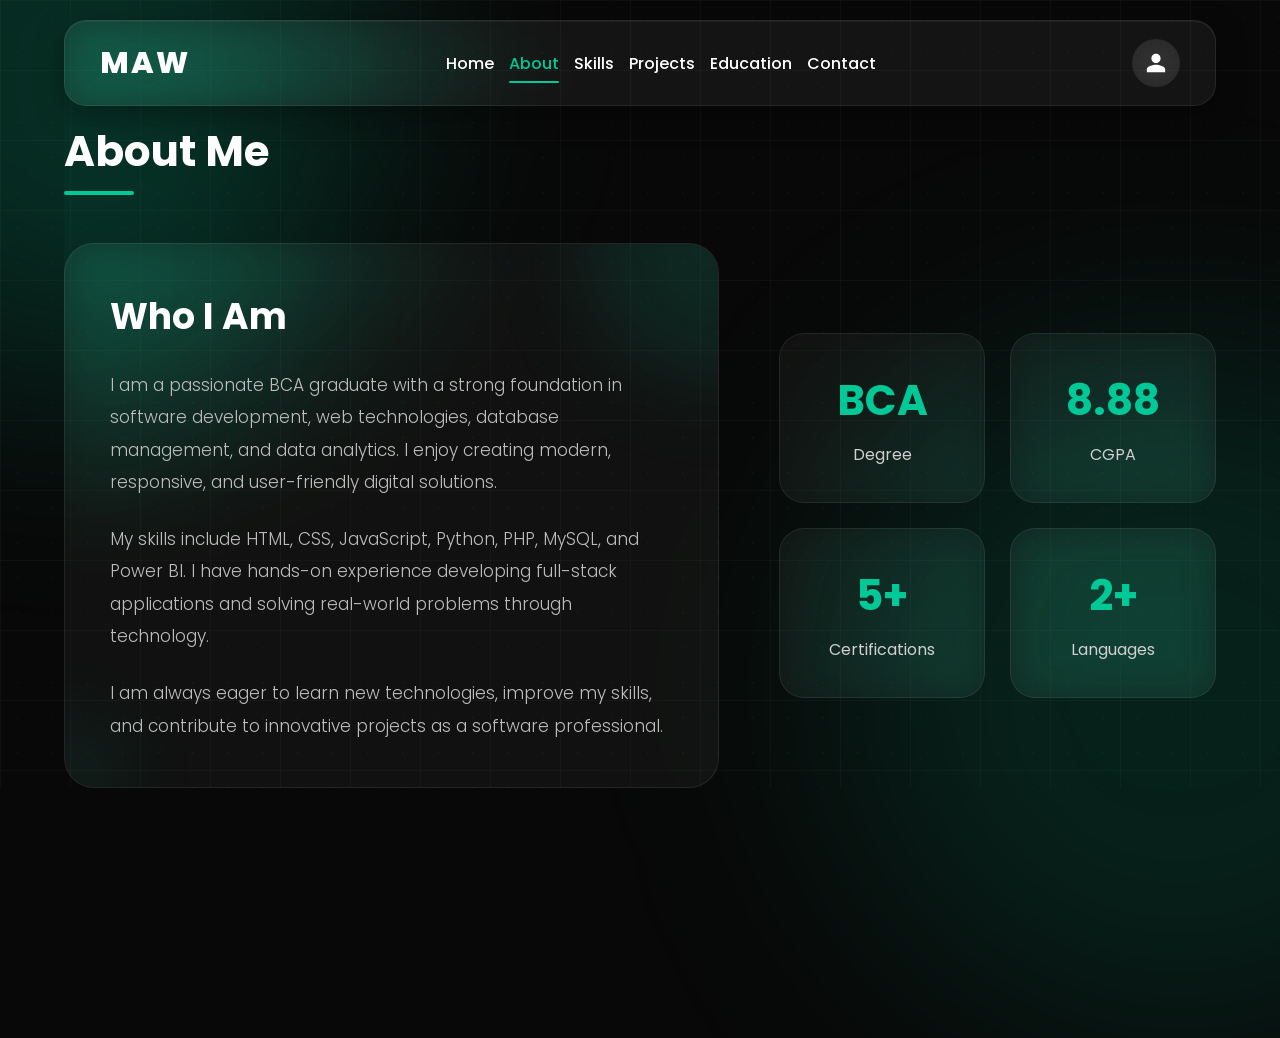
<file: about.html>
<!-- ==========================
        ABOUT SECTION
=========================== -->
<!DOCTYPE html>
<html lang="en">

<head>
    
    <link rel="stylesheet" href="style.css">

    <meta charset="UTF-8">

    <meta name="viewport" content="width=device-width, initial-scale=1.0">

    <title>About Me</title>

    <!-- CSS LINK -->
    <link rel="stylesheet" href="style.css">

</head>
<body class="about-page">
<header>

    <nav class="navbar">

        <div class="logo">
            MAW
        </div>


        <ul class="nav-links">

            <li>
                <a href="index.html">
                    Home
                </a>
            </li>

            <li>
                <a href="about.html" class="active">
                    About
                </a>
            </li>

            <li>
                <a href="skills.html">
                    Skills
                </a>
            </li>

            <li>
                <a href="projects.html">
                    Projects
                </a>
            </li>
            
            <li>
                <a href="education.html">
                    Education
                </a>
            </li>

            <li>
                <a href="contact.html">
                    Contact
                </a>
            </li>

        </ul>


<button id="profile-btn">

<svg xmlns="http://www.w3.org/2000/svg"
     viewBox="0 0 24 24"
     fill="currentColor">

<path d="M12 12c2.76 0 5-2.24 5-5s-2.24-5-5-5-5 2.24-5 5 2.24 5 5 5zm0 2c-3.33 0-10 1.67-10 5v3h20v-3c0-3.33-6.67-5-10-5z"/>

</svg>

</button>
    </nav>

</header>
    
<div class="background-grid"></div>

<div class="particles"></div>

<div class="glow glow1"></div>

<div class="glow glow2"></div>



<script>

const links = document.querySelectorAll("a");


links.forEach(link => {

    link.addEventListener("click", function(e){

        if(this.href.includes(window.location.hostname)){

            e.preventDefault();

            let nextPage = this.href;


            document.body.classList.add("fade-out");


            setTimeout(()=>{

                window.location.href = nextPage;

            },500);

        }

    });

});

</script>
<script>

document.querySelectorAll("a").forEach(link => {

    link.addEventListener("click", function(e){

        if(this.href && this.hostname === window.location.hostname){

            e.preventDefault();

            let url = this.href;

            document.body.classList.add("fade-out");

            setTimeout(function(){

                window.location.href = url;

            },250);

        }

    });

});

</script>
<section id="about" class="section">
    <h2 class="section-title">
        About Me
    </h2>


    <div class="about-container">


        <!-- LEFT CONTENT -->

        <div class="about-card">

            <h3>
                Who I Am
            </h3>

            <p>
                I am a passionate BCA graduate with a strong foundation in 
                software development, web technologies, database management, 
                and data analytics. I enjoy creating modern, responsive, 
                and user-friendly digital solutions.
            </p>

            <br>

            <p>
                My skills include HTML, CSS, JavaScript, Python, PHP, MySQL, 
                and Power BI. I have hands-on experience developing 
                full-stack applications and solving real-world problems 
                through technology.
            </p>

            <br>

            <p>
                I am always eager to learn new technologies, improve my 
                skills, and contribute to innovative projects as a software 
                professional.
            </p>

        </div>



        <!-- RIGHT STATS -->

        <div class="about-stats">


            <div class="stat-box">

                <h2>
                    BCA
                </h2>

                <span>
                    Degree
                </span>

            </div>


            <div class="stat-box">

                <h2>
                    8.88
                </h2>

                <span>
                    CGPA
                </span>

            </div>


            <div class="stat-box">

                <h2>
                    5+
                </h2>

                <span>
                    Certifications
                </span>

            </div>


            <div class="stat-box">

                <h2>
                    2+
                </h2>

                <span>
                    Languages
                </span>

            </div>


        </div>


    </div>


</section>

</body>
</html>
</file>
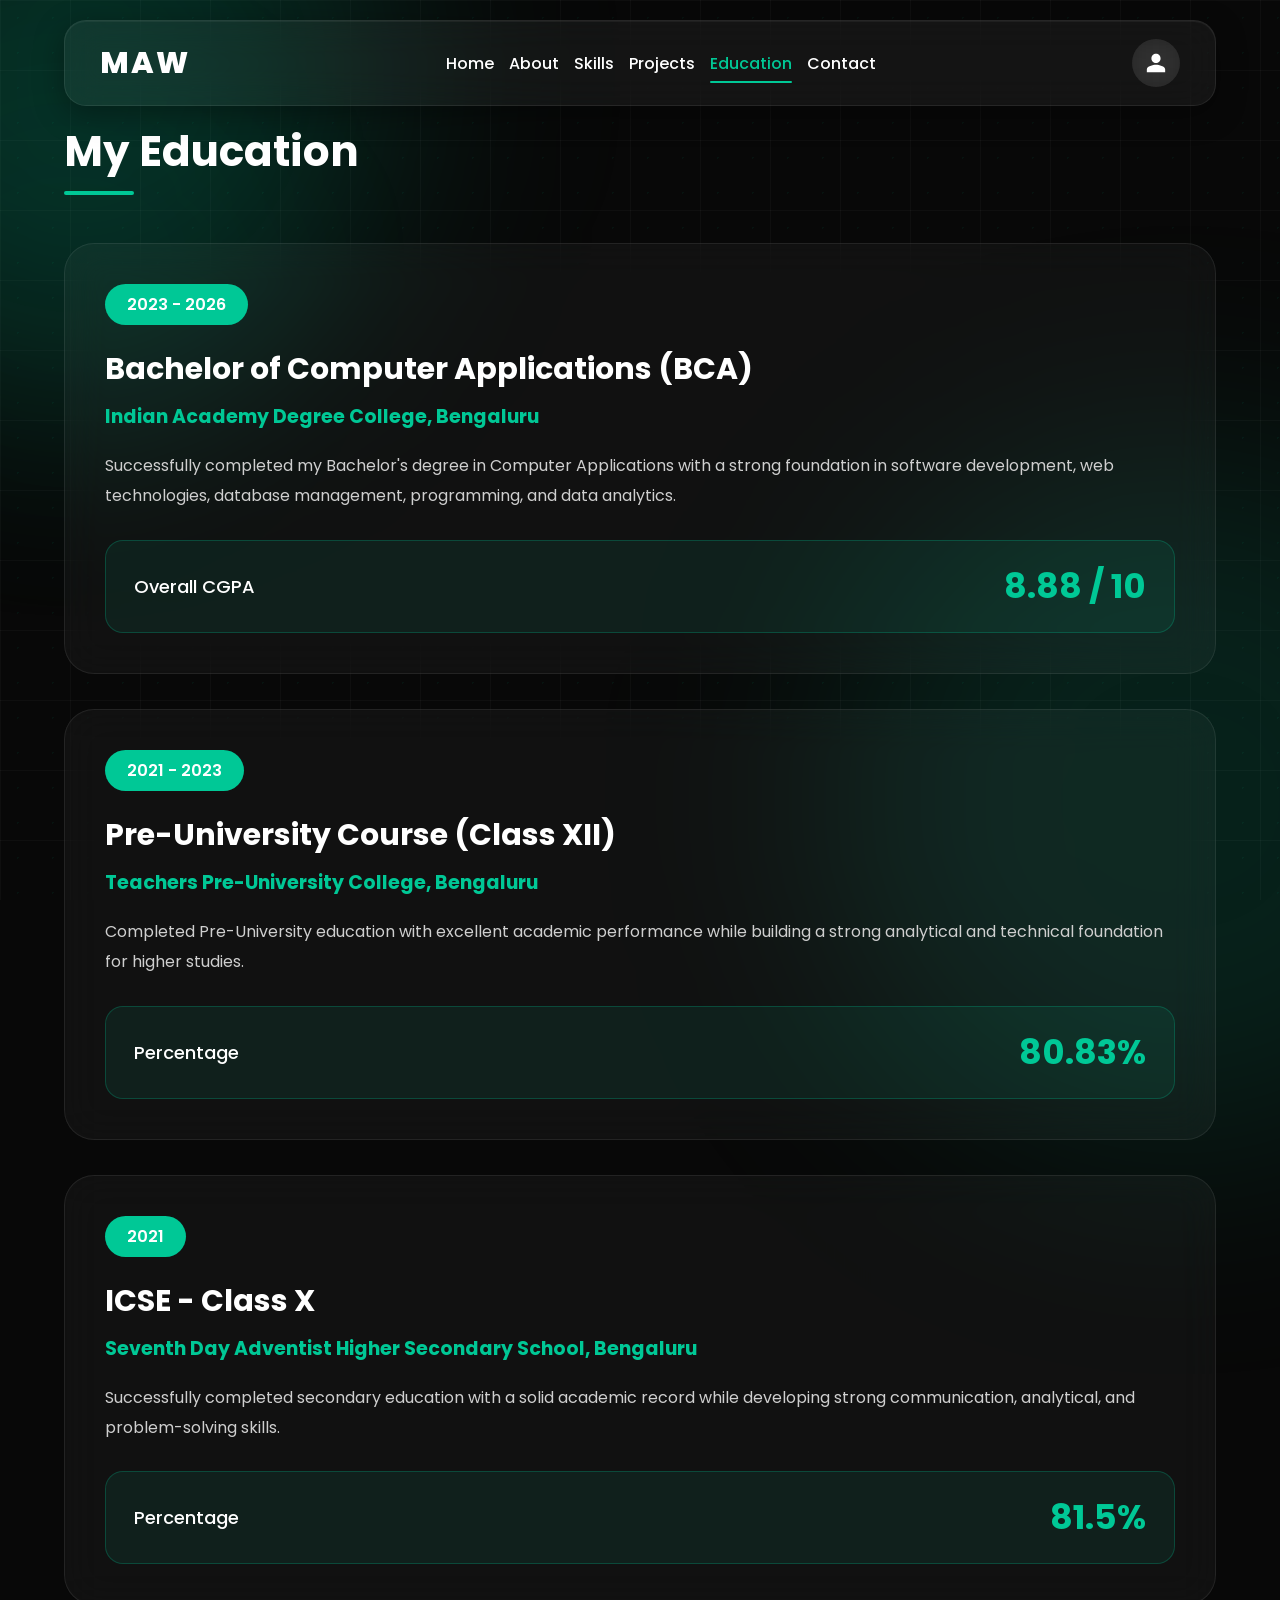
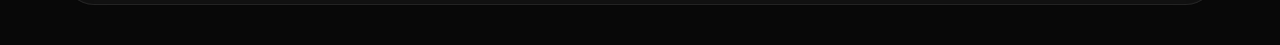
<file: education.html>
<!DOCTYPE html>
<html lang="en">

<head>

    <meta charset="UTF-8">

    <meta name="viewport" content="width=device-width, initial-scale=1.0">

    <title>Education | MAW</title>

    <link rel="stylesheet" href="style.css">

</head>

<body class="education-page">

<!-- Background -->

<div class="background-grid"></div>

<div class="particles"></div>

<div class="glow glow1"></div>

<div class="glow glow2"></div>

<!-- Header -->

<header>

<nav class="navbar">

<div class="logo">
MAW
</div>

<ul class="nav-links">

<li><a href="index.html">Home</a></li>

<li><a href="about.html">About</a></li>

<li><a href="skills.html">Skills</a></li>

<li><a href="projects.html">Projects</a></li>

<li><a href="education.html" class="active">Education</a></li>

<li><a href="contact.html">Contact</a></li>

</ul>
<button id="profile-btn">

<svg xmlns="http://www.w3.org/2000/svg"
     viewBox="0 0 24 24"
     fill="currentColor">

<path d="M12 12c2.76 0 5-2.24 5-5s-2.24-5-5-5-5 2.24-5 5 2.24 5 5 5zm0 2c-3.33 0-10 1.67-10 5v3h20v-3c0-3.33-6.67-5-10-5z"/>

</svg>

</button>

</nav>

</header>

<!-- Education -->
<section id="education" class="section">

    <h2 class="section-title">
       My Education
    </h2>

    <div class="education-container">

        <!-- BCA -->

        <div class="education-card">

            <div class="edu-year">
                2023 - 2026
            </div>

            <h3>
                Bachelor of Computer Applications (BCA)
            </h3>

            <h4>
                Indian Academy Degree College, Bengaluru
            </h4>

            <p>
                Successfully completed my Bachelor's degree in Computer Applications
                with a strong foundation in software development, web technologies,
                database management, programming, and data analytics.
            </p>

            <div class="education-highlight">
                <span>Overall CGPA</span>
                <h2>8.88 / 10</h2>
            </div>

        </div>



        <!-- PUC -->

        <div class="education-card">

            <div class="edu-year">
                2021 - 2023
            </div>

            <h3>
                Pre-University Course (Class XII)
            </h3>

            <h4>
                Teachers Pre-University College, Bengaluru
            </h4>

            <p>
                Completed Pre-University education with excellent academic
                performance while building a strong analytical and technical
                foundation for higher studies.
            </p>

            <div class="education-highlight">
                <span>Percentage</span>
                <h2>80.83%</h2>
            </div>

        </div>



        <!-- ICSE -->

        <div class="education-card">

            <div class="edu-year">
                2021
            </div>

            <h3>
                ICSE - Class X
            </h3>

            <h4>
                Seventh Day Adventist Higher Secondary School, Bengaluru
            </h4>

            <p>
                Successfully completed secondary education with a solid
                academic record while developing strong communication,
                analytical, and problem-solving skills.
            </p>

            <div class="education-highlight">
                <span>Percentage</span>
                <h2>81.5%</h2>
            </div>

        </div>

    </div>

</section>
<script>

document.querySelectorAll("a").forEach(link=>{

link.addEventListener("click",function(e){

if(this.href && this.hostname===window.location.hostname){

e.preventDefault();

let url=this.href;

document.body.classList.add("fade-out");

setTimeout(()=>{

window.location.href=url;

},250);

}

});

});

</script>

<script>

const sections=document.querySelectorAll(".section");

function reveal(){

sections.forEach(section=>{

let top=section.getBoundingClientRect().top;

if(top<window.innerHeight-100){

section.classList.add("show");

}

});

}

window.addEventListener("scroll",reveal);

reveal();

</script>

</body>

</html>
</file>
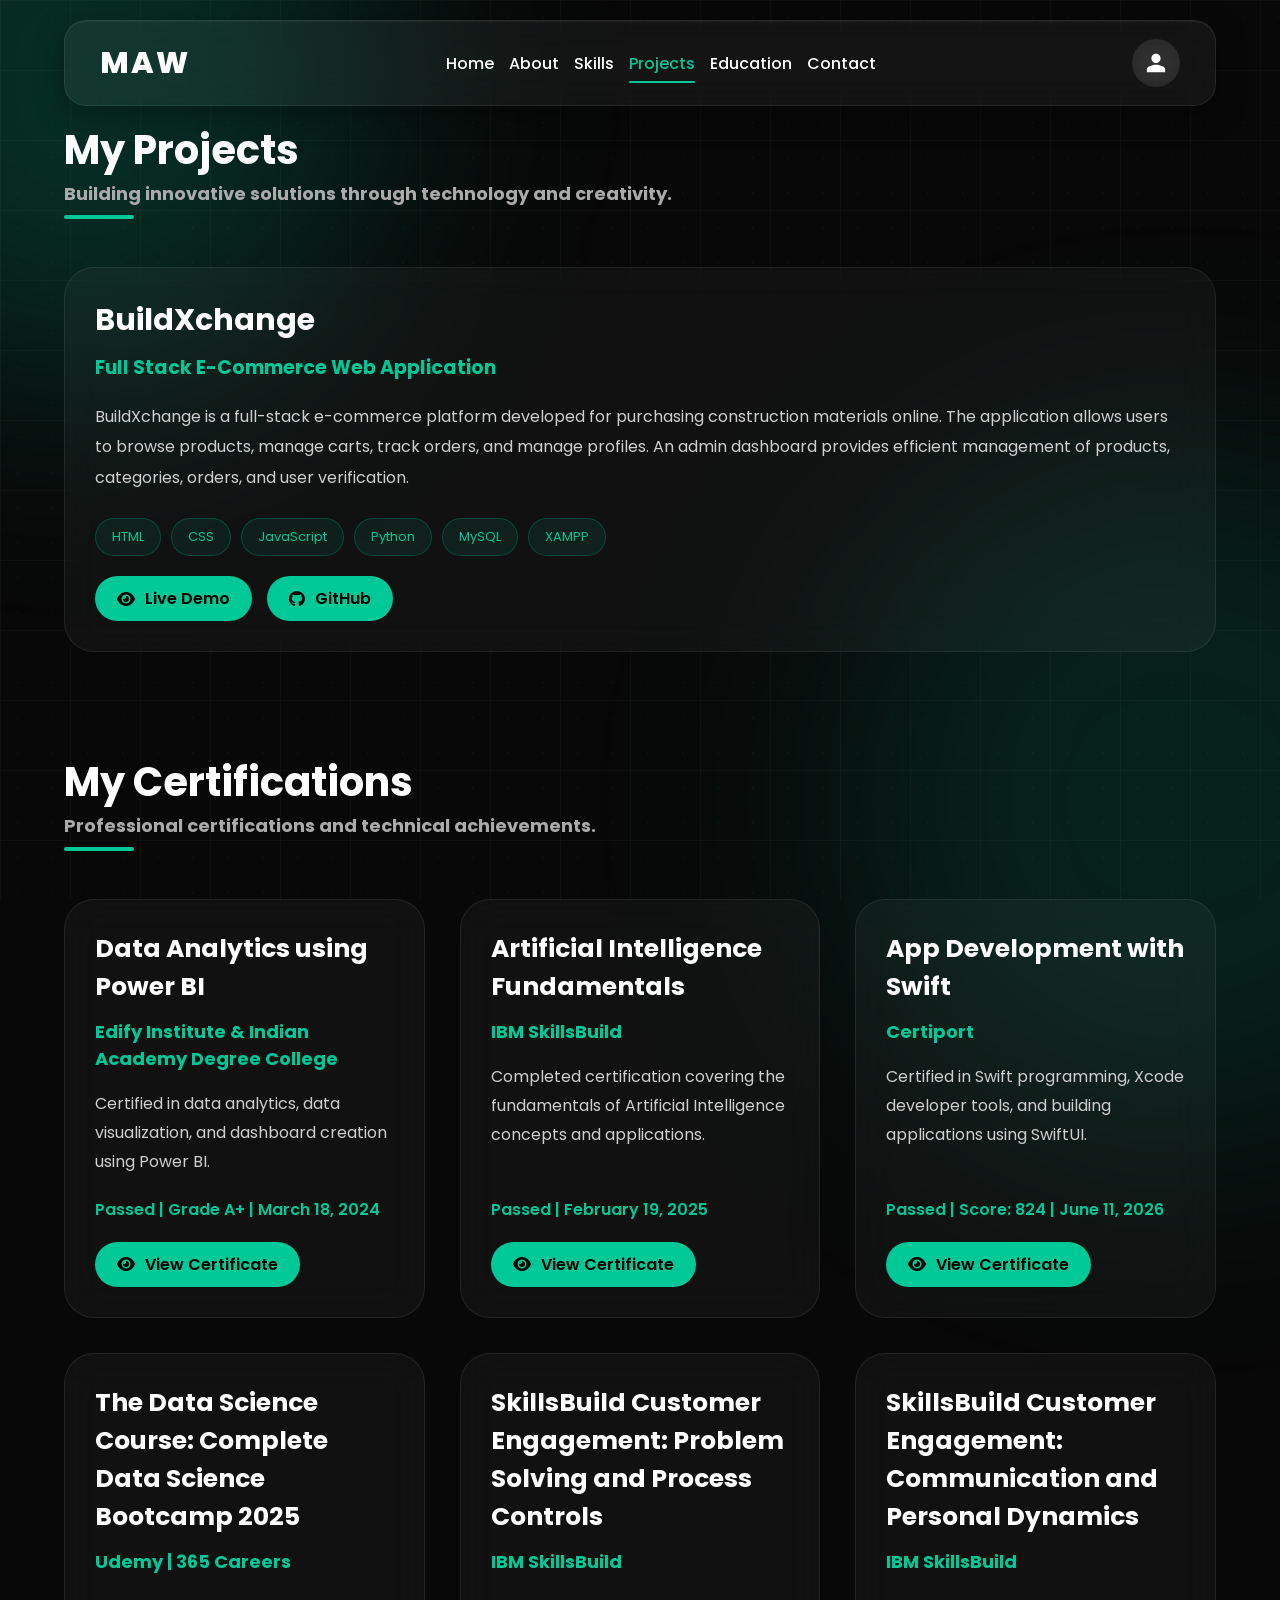
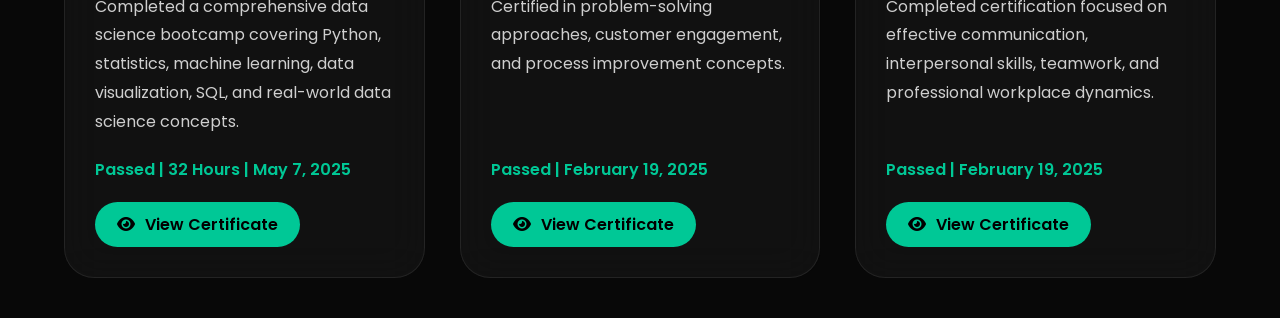
<file: projects.html>
<!DOCTYPE html>
<html lang="en">

<head>

<meta charset="UTF-8">
<meta name="viewport" content="width=device-width, initial-scale=1.0">

<title>Projects | Mohammed Abdul Wahid</title>

<!-- Google Font -->
<link href="https://fonts.googleapis.com/css2?family=Poppins:wght@300;400;500;600;700;800&display=swap" rel="stylesheet">

<!-- Font Awesome -->
<link rel="stylesheet" href="https://cdnjs.cloudflare.com/ajax/libs/font-awesome/6.5.0/css/all.min.css">

<link rel="stylesheet" href="style.css">

</head>


<body>


<!-- Background Effects -->

<div class="background-grid"></div>

<div class="particles"></div>

<div class="glow glow1"></div>

<div class="glow glow2"></div>



<!-- Navbar -->

<!-- Header -->

<header>

<nav class="navbar">

<div class="logo">
MAW
</div>

<ul class="nav-links">

<li><a href="index.html">Home</a></li>

<li><a href="about.html">About</a></li>

<li><a href="skills.html">Skills</a></li>

<li><a href="projects.html"class="active">Projects</a></li>

<li><a href="education.html" >Education</a></li>

<li><a href="contact.html">Contact</a></li>

</ul>
<button id="profile-btn">

<svg xmlns="http://www.w3.org/2000/svg"
     viewBox="0 0 24 24"
     fill="currentColor">

<path d="M12 12c2.76 0 5-2.24 5-5s-2.24-5-5-5-5 2.24-5 5 2.24 5 5 5zm0 2c-3.33 0-10 1.67-10 5v3h20v-3c0-3.33-6.67-5-10-5z"/>

</svg>

</button>

</nav>

</header>



<!-- Projects Section -->


<section class="projects">


<div class="section-title">

<h2>My Projects</h2>

<p>
Building innovative solutions through technology and creativity.
</p>

</div>





<div class="project-container">



<!-- Project Card 1 -->


<div class="project-card">




<div class="project-content">


<h2>
BuildXchange
</h2>


<h4>
Full Stack E-Commerce Web Application
</h4>



<p>

BuildXchange is a full-stack e-commerce platform developed for purchasing construction materials online. 
The application allows users to browse products, manage carts, track orders, and manage profiles.
An admin dashboard provides efficient management of products, categories, orders, and user verification.

</p>



<div class="tech">

<span>HTML</span>

<span>CSS</span>

<span>JavaScript</span>

<span>Python</span>

<span>MySQL</span>

<span>XAMPP</span>

</div>




<div class="buttons">
<a href="https://buildxchange.infinityfree.io/buildxchange/frontend/"
   target="_blank"
class="btn">
<i class="fas fa-eye"></i>
Live Demo
</a>

<a href="https://github.com/mdabdulwahid08/BuildXchange" 
   target="_blank" 
   class="btn">
<i class="fab fa-github"></i>
GitHub
</a>

</div>



</div>


</div>

</div>


<!-- ==============================
     CERTIFICATIONS SECTION
============================== -->


<div class="section-title certification-title">

<h2>My Certifications</h2>

<p>
Professional certifications and technical achievements.
</p>

</div>



<div class="cert-container">



<!-- Certification 1 -->

<div class="cert-card">

<h3>
Data Analytics using Power BI
</h3>

<h4>
Edify Institute & Indian Academy Degree College
</h4>

<p>
Certified in data analytics, data visualization, and dashboard creation using Power BI.
</p>

<span>
Passed | Grade A+ | March 18, 2024
</span>
<div class="buttons">

    <a href="DA.jpg.jpg"
       target="_blank"
       class="btn">

        <i class="fas fa-eye"></i>
        View Certificate

    </a>

</div>
</div>




<!-- Certification 2 -->

<div class="cert-card">

<h3>
Artificial Intelligence Fundamentals
</h3>

<h4>
IBM SkillsBuild
</h4>

<p>
Completed certification covering the fundamentals of Artificial Intelligence concepts and applications.
</p>

<span>
Passed | February 19, 2025
</span>
<div class="buttons">

    <a href="assets/certificates/AI.jpg.jpg"
       target="_blank"
       class="btn">

        <i class="fas fa-eye"></i>
        View Certificate

    </a>

</div>
</div>




<!-- Certification 4 -->

<div class="cert-card">

<h3>
App Development with Swift
</h3>

<h4>
Certiport
</h4>

<p>
Certified in Swift programming, Xcode developer tools, and building applications using SwiftUI.
</p>

<span>
Passed | Score: 824 | June 11, 2026
</span>
<div class="buttons">

    <a href="assets/certificates/MAD.jpg.jpg"
       target="_blank"
       class="btn">

        <i class="fas fa-eye"></i>
        View Certificate

    </a>

</div>
</div>


<!-- Certification -->

<div class="cert-card">

<h3>
The Data Science Course: Complete Data Science Bootcamp 2025
</h3>

<h4>
Udemy | 365 Careers
</h4>

<p>
Completed a comprehensive data science bootcamp covering Python, statistics, machine learning, data visualization, SQL, and real-world data science concepts.
</p>

<span>
Passed | 32 Hours | May 7, 2025
</span>

<div class="buttons">

    <a href="assets/certificates/Data Science Certificate.jpg"
       target="_blank"
       class="btn">

        <i class="fas fa-eye"></i>
        View Certificate

    </a>

</div>

</div>


<!-- Certification 3 -->

<div class="cert-card">

<h3>
SkillsBuild Customer Engagement: Problem Solving and Process Controls
</h3>

<h4>
IBM SkillsBuild
</h4>

<p>
Certified in problem-solving approaches, customer engagement, and process improvement concepts.
</p>

<span>
Passed | February 19, 2025
</span>
<div class="buttons">

    <a href="assets/certificates/CE.jpg.jpg"
       target="_blank"
       class="btn">

        <i class="fas fa-eye"></i>
        View Certificate

    </a>

</div>
</div>


<!-- Certification -->

<div class="cert-card">

<h3>
SkillsBuild Customer Engagement: Communication and Personal Dynamics
</h3>

<h4>
IBM SkillsBuild
</h4>

<p>
Completed certification focused on effective communication, interpersonal skills, teamwork, and professional workplace dynamics.
</p>

<span>
Passed | February 19, 2025
</span>

<div class="buttons">
    <a href="assets/certificates/PD.jpg.jpg"
       target="_blank"
       class="btn">

        <i class="fas fa-eye"></i>
        View Certificate

    </a>
</div>

</div>



</div>


</section>

</section>

</body>

</html>
</file>
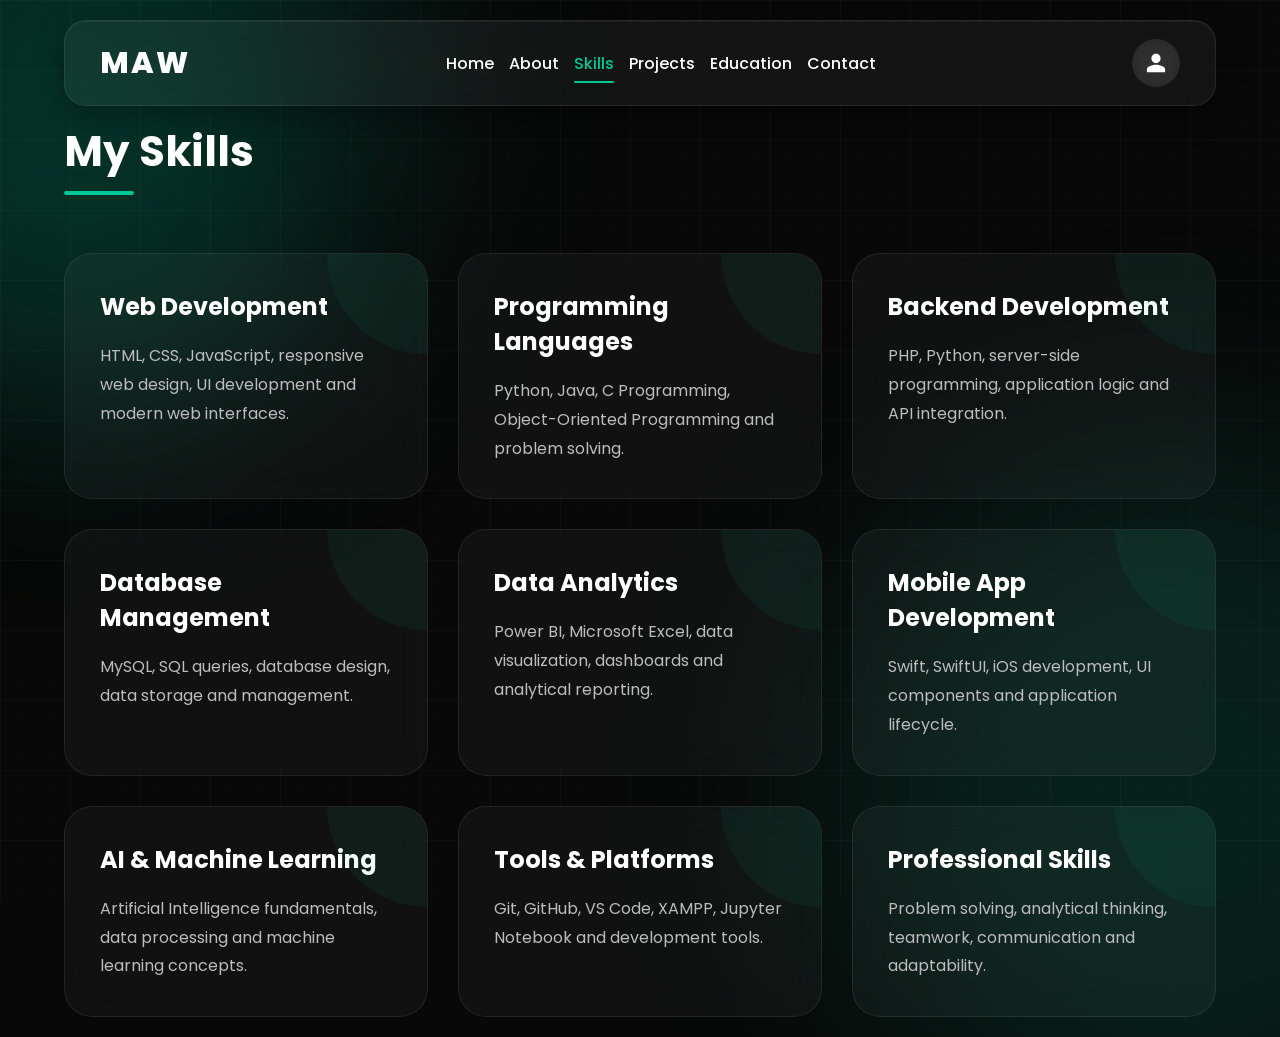
<file: skills.html>
<!DOCTYPE html>
<html lang="en">

<head>

    <meta charset="UTF-8">

    <meta name="viewport" content="width=device-width, initial-scale=1.0">

    <title>Skills | MAW</title>

    <link rel="stylesheet" href="style.css">

</head>

<body class="skills-page">


<!-- ==========================
        BACKGROUND EFFECTS
=========================== -->

<div class="background-grid"></div>

<div class="particles"></div>

<div class="glow glow1"></div>

<div class="glow glow2"></div>



<!-- ==========================
            HEADER
=========================== -->

<header>

    <nav class="navbar">


        <div class="logo">
            MAW
        </div>


        <ul class="nav-links">


            <li>
                <a href="index.html">
                    Home
                </a>
            </li>


            <li>
                <a href="about.html">
                    About
                </a>
            </li>


            <li>
                <a href="skills.html" class="active">
                    Skills
                </a>
            </li>


            <li>
                <a href="projects.html">
                    Projects
                </a>
            </li>

            <li>
                <a href="education.html">
                    Education
                </a>
            </li>

            <li>
                <a href="contact.html">
                    Contact
                </a>
            </li>


        </ul>


<button id="profile-btn">

<svg xmlns="http://www.w3.org/2000/svg"
     viewBox="0 0 24 24"
     fill="currentColor">

<path d="M12 12c2.76 0 5-2.24 5-5s-2.24-5-5-5-5 2.24-5 5 2.24 5 5 5zm0 2c-3.33 0-10 1.67-10 5v3h20v-3c0-3.33-6.67-5-10-5z"/>

</svg>

</button>


    </nav>

</header>





<!-- ==========================
            SKILLS SECTION
=========================== -->


<section id="skills" class="section">


    <h2 class="section-title">
        My Skills
    </h2>



    <div class="skills-grid">



        <div class="skill-card">

            <h3>
                Web Development
            </h3>

            <p>
                HTML, CSS, JavaScript, responsive web design,
                UI development and modern web interfaces.
            </p>

        </div>




        <div class="skill-card">

            <h3>
                Programming Languages
            </h3>

            <p>
                Python, Java, C Programming, Object-Oriented
                Programming and problem solving.
            </p>

        </div>





        <div class="skill-card">

            <h3>
                Backend Development
            </h3>

            <p>
                PHP, Python, server-side programming,
                application logic and API integration.
            </p>

        </div>





        <div class="skill-card">

            <h3>
                Database Management
            </h3>

            <p>
                MySQL, SQL queries, database design,
                data storage and management.
            </p>

        </div>





        <div class="skill-card">

            <h3>
                Data Analytics
            </h3>

            <p>
                Power BI, Microsoft Excel, data visualization,
                dashboards and analytical reporting.
            </p>

        </div>





        <div class="skill-card">

            <h3>
                Mobile App Development
            </h3>

            <p>
                Swift, SwiftUI, iOS development,
                UI components and application lifecycle.
            </p>

        </div>





        <div class="skill-card">

            <h3>
                AI & Machine Learning
            </h3>

            <p>
                Artificial Intelligence fundamentals,
                data processing and machine learning concepts.
            </p>

        </div>





        <div class="skill-card">

            <h3>
                Tools & Platforms
            </h3>

            <p>
                Git, GitHub, VS Code, XAMPP,
                Jupyter Notebook and development tools.
            </p>

        </div>





        <div class="skill-card">

            <h3>
                Professional Skills
            </h3>

            <p>
                Problem solving, analytical thinking,
                teamwork, communication and adaptability.
            </p>

        </div>



    </div>


</section>





<!-- ==========================
            FOOTER
=========================== -->



<!-- ==========================
        PAGE TRANSITION
=========================== -->


<script>

document.querySelectorAll("a").forEach(link => {


    link.addEventListener("click", function(e){


        if(this.href && this.hostname === window.location.hostname){


            e.preventDefault();


            let url = this.href;


            document.body.classList.add("fade-out");



            setTimeout(()=>{


                window.location.href = url;


            },250);


        }


    });


});


</script>

<script>

const sections = document.querySelectorAll(".section");


function reveal(){

    sections.forEach(section=>{

        let top = section.getBoundingClientRect().top;

        if(top < window.innerHeight - 100){

            section.classList.add("show");

        }

    });

}


window.addEventListener("scroll", reveal);

reveal();

</script>

</body>

</html>
</file>
<file: style.css>
/* ==========================================
   GOOGLE FONT
========================================== */

@import url('https://fonts.googleapis.com/css2?family=Poppins:wght@300;400;500;600;700;800&display=swap');


/* ==========================================
   RESET
========================================== */

*{
    margin:0;
    padding:0;
    box-sizing:border-box;
    scroll-behavior:smooth;
    font-family:'Poppins',sans-serif;
}

html{
    scroll-behavior:smooth;
}

body{

    background:#080808;

    color:#ffffff;

    overflow-x:hidden;

    position:relative;

}


/* ==========================================
   CUSTOM SCROLLBAR
========================================== */

::-webkit-scrollbar{

    width:8px;

}

::-webkit-scrollbar-track{

    background:#080808;

}

::-webkit-scrollbar-thumb{

    background:#00C896;

    border-radius:20px;

}

::-webkit-scrollbar-thumb:hover{

    background:#00e6aa;

}


/* ==========================================
   SELECTION
========================================== */

::selection{

    background:#00C896;

    color:#000;

}


/* ==========================================
   LINKS
========================================== */

a{

    text-decoration:none;

    color:inherit;

}


/* ==========================================
   LIST
========================================== */

ul{

    list-style:none;

}


/* ==========================================
   IMAGES
========================================== */

img{

    max-width:100%;

    display:block;

}


/* ==========================================
   BACKGROUND GRID
========================================== */

.background-grid{

    position:fixed;

    inset:0;

    background-image:

    linear-gradient(rgba(255,255,255,.03) 1px,transparent 1px),

    linear-gradient(90deg,rgba(255,255,255,.03) 1px,transparent 1px);

    background-size:70px 70px;

    z-index:-5;

}


/* ==========================================
   PARTICLES
========================================== */

.particles{

    position:fixed;

    inset:0;

    background-image:

    radial-gradient(circle,#00C89655 1px,transparent 1px);

    background-size:35px 35px;

    opacity:.18;

    z-index:-4;

}


/* ==========================================
   GLOW EFFECTS
========================================== */

.glow{

    position:fixed;

    border-radius:50%;

    filter:blur(120px);

    z-index:-3;

}

.glow1{

    width:600px;

    height:600px;

    background:#00C89633;

    top:-220px;

    left:-220px;

}

.glow2{

    width:700px;

    height:700px;

    background:#00C89622;

    right:-250px;

    bottom:-250px;

}


/* ==========================================
   CONTAINER
========================================== */

.container{

    width:90%;

    max-width:1250px;

    margin:auto;

}


/* ==========================================
   SECTION
========================================== */

.section{

    width:90%;

    max-width:1200px;

    margin:auto;

    padding:140px 0;

}


/* ==========================================
   SECTION TITLE
========================================== */

.section-title{

    font-size:42px;

    font-weight:700;

    color:#ffffff;

    margin-bottom:60px;

    position:relative;

}

.section-title::after{

    content:"";

    position:absolute;

    left:0;

    bottom:-12px;

    width:70px;

    height:4px;

    border-radius:20px;

    background:#00C896;

}


/* ==========================================
   PLACEHOLDER TEXT
========================================== */

.coming{

    color:#bcbcbc;

    font-size:18px;

    line-height:1.8;

}


/* ==========================================
   FOOTER
========================================== */

footer{

    padding:30px;

    text-align:center;

    color:#888;

    border-top:1px solid rgba(255,255,255,.08);

}
/* ==========================================
   NAVBAR
========================================== */

header{

    position:fixed;

    top:20px;

    left:50%;

    transform:translateX(-50%);

    width:90%;

    max-width:1200px;

    z-index:1000;

}

.navbar{

    display:flex;

    justify-content:space-between;

    align-items:center;

    padding:18px 35px;

    border-radius:22px;

    background:rgba(255,255,255,.05);

    backdrop-filter:blur(18px);

    -webkit-backdrop-filter:blur(18px);

    border:1px solid rgba(255,255,255,.08);

    box-shadow:

        0 8px 30px rgba(0,0,0,.35),

        inset 0 1px 0 rgba(255,255,255,.05);

}


/* ===========================
LOGO
=========================== */

.logo{



    font-size:30px;

    font-weight:800;

    letter-spacing:2px;



    color:#fff;



    cursor:pointer;



    transition:all .35s ease;

animation:logoFloat 4s ease-in-out infinite;





}

.logo:hover{



    color:#00C896;



    transform:scale(1.08);



    text-shadow:

        0 0 8px rgba(0,200,150,.5),

        0 0 20px rgba(0,200,150,.3);



} 

/* ===========================
NAV LINKS
=========================== */

.nav-links{
    display:flex;
    flex-wrap:wrap;
    gap:15px;
}

.nav-links li{

    position:relative;

}

.nav-links a{

    color:#ffffff;

    font-size:16px;

    font-weight:500;

    transition:.35s;

    position:relative;

}


/* Hover */

.nav-links a:hover{

    color:#00C896;

}


/* Active Link */

.nav-links a.active{

    color:#00C896;

}


/* Animated Underline */

.nav-links a::after{

    content:"";

    position:absolute;

    left:50%;

    bottom:-8px;

    width:0;

    height:2px;

    background:#00C896;

    border-radius:20px;

    transition:.35s;

    transform:translateX(-50%);

}

.nav-links a:hover::after,

.nav-links a.active::after{

    width:100%;

}


/* ===========================
THEME BUTTON
=========================== */

#theme-toggle{

    width:48px;

    height:48px;

    border-radius:50%;

    border:none;

    outline:none;

    background:#111;

    color:#ffffff;

    cursor:pointer;

    display:flex;

    justify-content:center;

    align-items:center;

    font-size:20px;

    transition:.35s;

}

#theme-toggle:hover{

    background:#00C896;

    color:#000;

    transform:rotate(180deg);

    box-shadow:0 0 18px rgba(0,200,150,.5);

}


/* ===========================
Sticky Animation
=========================== */

header{

    animation:navbarDown .8s ease;

}

@keyframes navbarDown{

    from{

        opacity:0;

        transform:translate(-50%,-40px);

    }

    to{

        opacity:1;

        transform:translate(-50%,0);

    }

}
/* ==========================================
                HERO SECTION
========================================== */

.hero{

    width:90%;

    max-width:1250px;

min-height:calc(100vh - 180px);
    margin:auto;

    display:flex;

    justify-content:space-between;

    align-items:center;

    gap:90px;
padding-top:120px;
padding-bottom:40px;

}


/* ===========================
LEFT SIDE
=========================== */

.hero-left{

    flex:1;

    animation:fadeLeft 1s ease;

}

.hello{

    font-size:22px;

    color:#00C896;

    margin-bottom:18px;

    font-weight:500;

    letter-spacing:.5px;

}

.hero-left h1{

    font-size:82px;

    font-weight:800;

    line-height:1.05;

    margin-bottom:18px;

    color:#ffffff;

    letter-spacing:-2px;

}

.hero-left h2{

    font-size:34px;

    color:#d3d3d3;

    font-weight:500;

    margin-bottom:30px;

}

.description{

    max-width:620px;

    color:#b8b8b8;

    font-size:18px;

    line-height:1.9;

}


/* ===========================
BUTTONS
=========================== */

.hero-buttons{

    display:flex;

    gap:22px;

    margin-top:45px;

    flex-wrap:wrap;

}

.btn{

    padding:18px 34px;

    border-radius:16px;

    display:inline-flex;

    align-items:center;

    gap:10px;

    font-size:16px;

    font-weight:600;

    transition:.35s;

}

.btn-primary{

    background:#00C896;

    color:#000;

    box-shadow:0 0 35px rgba(0,200,150,.25);

}

.btn-primary:hover{

    transform:translateY(-7px);

    box-shadow:

    0 0 40px rgba(0,200,150,.45);

}

.btn-secondary{

    border:2px solid #00C896;

    color:#00C896;

}

.btn-secondary:hover{

    background:#00C896;

    color:#000;

    transform:translateY(-7px);

}


/* ===========================
RIGHT SIDE
=========================== */

.hero-right{

    flex:1;

    display:flex;

    justify-content:center;

    align-items:center;

    animation:fadeRight 1.2s ease;

}


/* ==================================
BIG GLOWING ORB
================================== */
/* ==========================================
           PREMIUM HERO ORB
========================================== */

.hero-right{

    flex:1;

    display:flex;

    justify-content:center;

    align-items:center;

    position:relative;

}
.hero-circle{

    position:relative;

    width:420px;
    height:420px;

    border-radius:50%;

    overflow:hidden;

}

.particle{

    position:absolute;

    width:6px;
    height:6px;

    border-radius:50%;

    background:#00C896;

    box-shadow:
        0 0 10px #00C896,
        0 0 20px rgba(0,200,150,.7);

    animation:floatParticle 6s ease-in-out infinite;

}
.p1{top:30px;left:70px;animation-delay:0s;}
.p2{top:70px;right:90px;animation-delay:.4s;}
.p3{top:120px;left:180px;animation-delay:.8s;}
.p4{top:170px;right:60px;animation-delay:1.2s;}
.p5{top:220px;left:60px;animation-delay:1.6s;}
.p6{top:260px;right:130px;animation-delay:2s;}
.p7{top:310px;left:140px;animation-delay:2.4s;}
.p8{bottom:40px;right:80px;animation-delay:2.8s;}
.p9{bottom:90px;left:80px;animation-delay:3.2s;}
.p10{bottom:150px;right:180px;animation-delay:3.6s;}
.p11{top:80px;left:300px;animation-delay:4s;}
.p12{bottom:120px;left:240px;animation-delay:4.4s;}
@keyframes floatParticle{

    0%{
        transform:translateY(0) scale(1);
        opacity:.4;
    }

    25%{
        opacity:1;
    }

    50%{
        transform:translateY(-18px) scale(1.4);
        opacity:1;
    }

    75%{
        opacity:.7;
    }

    100%{
        transform:translateY(0) scale(1);
        opacity:.4;
    }

}
/* Top highlight */

.hero-circle::before{

    content:"";

    position:absolute;

    inset:0;

    border-radius:50%;

    background:

    radial-gradient(circle at 30% 25%,

    rgba(255,255,255,.05),

    transparent 38%);

}


/* Glowing rim */

.hero-circle::after{

    content:"";

    position:absolute;

    inset:0;

    border-radius:50%;

    border:4px solid rgba(0,255,170,.70);

    box-shadow:

    0 0 18px rgba(0,255,170,.55),

    0 0 60px rgba(0,255,170,.20);

}


/* Background glow */

.hero-right::before{

    content:"";

    position:absolute;

    width:760px;

    height:760px;

    border-radius:50%;

    background:

    radial-gradient(circle,

    rgba(0,255,170,.12),

    transparent 70%);

    filter:blur(90px);

    z-index:-1;

}
/* ==================================
ANIMATIONS
================================== */

@keyframes float{

0%{

transform:translateY(0px);

}

50%{

transform:translateY(-25px);

}

100%{

transform:translateY(0px);

}

}

@keyframes pulse{

0%{

transform:scale(1);

opacity:.7;

}

50%{

transform:scale(1.08);

opacity:1;

}

100%{

transform:scale(1);

opacity:.7;

}

}

@keyframes fadeLeft{

from{

opacity:0;

transform:translateX(-80px);

}

to{

opacity:1;

transform:translateX(0);

}

}

@keyframes fadeRight{

from{

opacity:0;

transform:translateX(80px);

}

to{

opacity:1;

transform:translateX(0);

}

}


/* ==================================
RESPONSIVE
================================== */

@media(max-width:1000px){

.hero{

flex-direction:column-reverse;

text-align:center;

padding-top:170px;

}

.hero-left h1{

font-size:56px;

}

.hero-left h2{

font-size:28px;

}

.description{

margin:auto;

}

.hero-buttons{

justify-content:center;

}

.hero-circle{

width:300px;

height:300px;

}

.circle-glow{

width:300px;

height:300px;

}

.circle-inner{

width:220px;

height:220px;

}

}
/* ==========================================
            HERO IMPROVEMENTS
========================================== */

/* Small Badge */

.hero-badge{

display:inline-flex;

align-items:center;

gap:10px;

padding:10px 18px;

border-radius:50px;

background:rgba(255,255,255,.05);

border:1px solid rgba(255,255,255,.08);

backdrop-filter:blur(12px);

margin-bottom:25px;

color:#00C896;

font-size:15px;

font-weight:500;

box-shadow:0 0 20px rgba(0,200,150,.08);

}

.hero-badge i{

font-size:18px;

}


/* Better Heading */
.hero-left h1{
    background: linear-gradient(180deg,#ffffff,#d7d7d7);
    background-clip: text;
    -webkit-background-clip: text;
    color: transparent;
    -webkit-text-fill-color: transparent;
}


/* Better Description */

.description{

margin-top:15px;

font-weight:300;

}


/* ==========================================
BUTTON EFFECT
========================================== */

.btn{

overflow:hidden;

position:relative;

}

.btn::before{

content:"";

position:absolute;

top:0;

left:-100%;

width:100%;

height:100%;

background:

linear-gradient(

90deg,

transparent,

rgba(255,255,255,.25),

transparent

);

transition:.8s;

}

.btn:hover::before{

left:100%;

}


/* ==========================================
SCROLL INDICATOR
========================================== */

.scroll-down{

position:absolute;

left:50%;

bottom:40px;

transform:translateX(-50%);

display:flex;

flex-direction:column;

align-items:center;

gap:10px;

animation:scrollMove 2s infinite;

}

.scroll-down span{

font-size:14px;

color:#bdbdbd;

}

.mouse{

width:28px;

height:48px;

border:2px solid #00C896;

border-radius:30px;

position:relative;

}

.mouse::before{

content:"";

position:absolute;

top:8px;

left:50%;

transform:translateX(-50%);

width:6px;

height:6px;

background:#00C896;

border-radius:50%;

animation:wheel 2s infinite;

}

@keyframes wheel{

0%{

opacity:1;

top:8px;

}

100%{

opacity:0;

top:28px;

}

}

@keyframes scrollMove{

50%{

transform:translate(-50%,8px);

}

}


/* ==========================================
CURSOR GLOW
========================================== */

.cursor-glow{

position:fixed;

width:350px;

height:350px;

border-radius:50%;

background:radial-gradient(

circle,

rgba(0,200,150,.12),

transparent 70%

);

pointer-events:none;

transform:translate(-50%,-50%);

z-index:-1;

transition:

left .08s linear,

top .08s linear;

}


/* ==========================================
SECTION ANIMATION
========================================== */

.section{

opacity:0;

transform:translateY(80px);

transition:1s;

}

.section.show{

opacity:1;

transform:translateY(0);

}


/* ==========================================
FLOATING ICONS
========================================== */

.floating-icon{

position:absolute;

font-size:26px;

color:#00C89633;

animation:floatIcon 7s ease-in-out infinite;

}

.icon1{

top:20%;

left:58%;

}

.icon2{

top:70%;

right:10%;

animation-delay:2s;

}

.icon3{

top:40%;

right:22%;

animation-delay:4s;

}

@keyframes floatIcon{

0%{

transform:translateY(0px);

}

50%{

transform:translateY(-25px);

}

100%{

transform:translateY(0px);

}

}
/* ==========================================
            PREMIUM ABOUT SECTION
========================================== */

#about{

    position:relative;

}

.about-container{

    display:grid;

    grid-template-columns:1fr 1fr;

    gap:70px;

    align-items:center;

    margin-top:70px;

}

.about-card{

    background:rgba(255,255,255,.04);

    border:1px solid rgba(255,255,255,.08);

    backdrop-filter:blur(18px);

    border-radius:30px;

    padding:45px;

    transition:.4s;

    overflow:hidden;

    position:relative;

}

.about-card::before{

    content:"";

    position:absolute;

    top:-120px;

    right:-120px;

    width:240px;

    height:240px;

    border-radius:50%;

    background:rgba(0,200,150,.08);

    filter:blur(35px);

}

.about-card:hover{

    transform:translateY(-12px);

    border-color:#00C896;

    box-shadow:

    0 20px 50px rgba(0,0,0,.4),

    0 0 40px rgba(0,200,150,.18);

}

.about-card h3{

    font-size:34px;

    margin-bottom:25px;

    color:#fff;

}

.about-card p{

    color:#bdbdbd;

    font-size:17px;

    line-height:1.9;

}


/* ==========================================
ABOUT STATS
========================================== */

.about-stats{

    display:grid;

    grid-template-columns:repeat(2,1fr);

    gap:25px;

}

.stat-box{

    background:rgba(255,255,255,.04);

    border:1px solid rgba(255,255,255,.08);

    backdrop-filter:blur(18px);

    border-radius:22px;

    padding:30px;

    transition:.35s;

    text-align:center;

}

.stat-box:hover{

    transform:translateY(-10px);

    border-color:#00C896;

    box-shadow:0 0 25px rgba(0,200,150,.18);

}

.stat-box h2{

    color:#00C896;

    font-size:40px;

    margin-bottom:10px;

}

.stat-box span{

    color:#d0d0d0;

    font-size:16px;

}


/* ==========================================
PREMIUM SKILL CARDS
========================================== */

.skills-grid{

    margin-top:70px;

    display:grid;

    grid-template-columns:repeat(3,1fr);

    gap:30px;

}

.skill-card{

    background:rgba(255,255,255,.04);

    border:1px solid rgba(255,255,255,.08);

    border-radius:28px;

    padding:35px;

    backdrop-filter:blur(18px);

    transition:.35s;

    position:relative;

    overflow:hidden;

}

.skill-card::before{

    content:"";

    position:absolute;

    width:200px;

    height:200px;

    border-radius:50%;

    background:#00C89610;

    top:-100px;

    right:-100px;

    transition:.5s;

}

.skill-card:hover::before{

    transform:scale(1.4);

}

.skill-card:hover{

    transform:translateY(-12px);

    border-color:#00C896;

    box-shadow:0 0 40px rgba(0,200,150,.18);

}

.skill-card i{

    font-size:42px;

    color:#00C896;

    margin-bottom:20px;

}

.skill-card h3{

    font-size:24px;

    margin-bottom:18px;

}

.skill-card p{

    color:#bdbdbd;

    line-height:1.8;

}


/* ==========================================
SECTION BACKGROUND LIGHT
========================================== */

.section::before{

    content:"";

    position:absolute;

    width:450px;

    height:450px;

    background:#00C89608;

    border-radius:50%;

    filter:blur(80px);

    left:-220px;

    top:50px;

    z-index:-1;

}


/* ==========================================
HOVER GLOW
========================================== */

.skill-card:hover i{

    transform:scale(1.12);

    transition:.35s;

}


/* ==========================================
RESPONSIVE
========================================== */

@media(max-width:1000px){

.about-container{

grid-template-columns:1fr;

}

.skills-grid{

grid-template-columns:1fr;

}

.about-stats{

grid-template-columns:1fr;

}

}
/* ==========================================
            PROJECTS SECTION
========================================== */

.projects-grid{

    display:grid;

    grid-template-columns:repeat(auto-fit,minmax(340px,1fr));

    gap:35px;

    margin-top:70px;

}

.project-card{

    position:relative;

    background:rgba(255,255,255,.04);

    backdrop-filter:blur(18px);

    border:1px solid rgba(255,255,255,.08);

    border-radius:28px;

    overflow:hidden;

    transition:.4s;

}

.project-card:hover{

    transform:translateY(-14px);

    border-color:#00C896;

    box-shadow:

    0 20px 45px rgba(0,0,0,.45),

    0 0 45px rgba(0,200,150,.18);

}

.project-image{

    width:100%;

    height:230px;

    overflow:hidden;

}

.project-image img{

    width:100%;

    height:100%;

    object-fit:cover;

    transition:.6s;

}

.project-card:hover img{

    transform:scale(1.08);

}

.project-content{

    padding:30px;

}

.project-content h3{

    font-size:28px;

    margin-bottom:18px;

}

.project-content p{

    color:#bdbdbd;

    line-height:1.8;

    margin-bottom:22px;

}

.project-tech{

    display:flex;

    flex-wrap:wrap;

    gap:10px;

    margin-bottom:25px;

}

.project-tech span{

    background:rgba(0,200,150,.12);

    color:#00C896;

    padding:8px 16px;

    border-radius:40px;

    font-size:14px;

}

.project-links{

    display:flex;

    gap:18px;

}

.project-links a{

    padding:13px 22px;

    border-radius:14px;

    background:#00C896;

    color:#000;

    font-weight:600;

    transition:.35s;

}

.project-links a:last-child{

    background:transparent;

    border:2px solid #00C896;

    color:#00C896;

}

.project-links a:hover{

    transform:translateY(-5px);

}

/* ==========================================
TIMELINE
========================================== */

.timeline{

    position:relative;

    margin-top:80px;

    padding-left:45px;

}

.timeline::before{

    content:"";

    position:absolute;

    left:10px;

    top:0;

    width:4px;

    height:100%;

    background:#00C896;

}

.timeline-item{

    position:relative;

    margin-bottom:50px;

}

.timeline-dot{

    position:absolute;

    left:-43px;

    width:24px;

    height:24px;

    background:#00C896;

    border-radius:50%;

    box-shadow:0 0 20px rgba(0,200,150,.45);

}

.timeline-content{

    background:rgba(255,255,255,.04);

    border:1px solid rgba(255,255,255,.08);

    backdrop-filter:blur(18px);

    padding:30px;

    border-radius:22px;

    transition:.35s;

}

.timeline-content:hover{

    transform:translateX(10px);

    border-color:#00C896;

}

.timeline-content h3{

    margin-bottom:10px;

    font-size:24px;

}

.timeline-content span{

    color:#00C896;

    font-size:15px;

}

.timeline-content p{

    margin-top:15px;

    color:#bdbdbd;

    line-height:1.8;

}

/* ==========================================
CERTIFICATES
========================================== */

.certificates-grid{

    display:grid;

    grid-template-columns:repeat(auto-fit,minmax(280px,1fr));

    gap:30px;

    margin-top:70px;

}

.certificate-card{

    background:rgba(255,255,255,.04);

    border:1px solid rgba(255,255,255,.08);

    border-radius:24px;

    padding:35px;

    backdrop-filter:blur(18px);

    transition:.35s;

    text-align:center;

}

.certificate-card:hover{

    transform:translateY(-10px);

    border-color:#00C896;

    box-shadow:0 0 35px rgba(0,200,150,.18);

}

.certificate-card i{

    font-size:55px;

    color:#00C896;

    margin-bottom:22px;

}

.certificate-card h3{

    margin-bottom:14px;

    font-size:22px;

}

.certificate-card p{

    color:#bdbdbd;

    line-height:1.7;

}

/* ==========================================
CONTACT
========================================== */

.contact-box{

    margin-top:70px;

    display:grid;

    grid-template-columns:repeat(2,1fr);

    gap:40px;

}

.contact-card{

    background:rgba(255,255,255,.04);

    border:1px solid rgba(255,255,255,.08);

    backdrop-filter:blur(18px);

    padding:40px;

    border-radius:24px;

}

.contact-card h3{

    margin-bottom:20px;

    font-size:28px;

}

.contact-card p{

    color:#bdbdbd;

    line-height:1.8;

}

.contact-info{

    margin-top:30px;

}

.contact-info div{

    display:flex;

    align-items:center;

    gap:18px;

    margin-bottom:22px;

}

.contact-info i{

    width:50px;

    height:50px;

    display:flex;

    justify-content:center;

    align-items:center;

    border-radius:50%;

    background:#00C896;

    color:#000;

    font-size:22px;

}

/* ==========================================
SOCIAL ICONS
========================================== */

.social-icons{

    display:flex;

    gap:18px;

    margin-top:35px;

}

.social-icons a{

    width:52px;

    height:52px;

    display:flex;

    justify-content:center;

    align-items:center;

    border-radius:50%;

    background:rgba(255,255,255,.05);

    border:1px solid rgba(255,255,255,.08);

    color:#00C896;

    transition:.35s;

}

.social-icons a:hover{

    transform:translateY(-6px);

    background:#00C896;

    color:#000;

}

/* ==========================================
RESPONSIVE
========================================== */

@media(max-width:1000px){

.contact-box{

grid-template-columns:1fr;

}

.timeline{

padding-left:25px;

}

.timeline-dot{

left:-33px;

}

}
/* ==========================================
            FINAL PREMIUM EFFECTS
========================================== */

/* Scroll Progress Bar */

.progress-bar{

    position:fixed;

    top:0;

    left:0;

    width:0%;

    height:4px;

    background:linear-gradient(90deg,#00C896,#33ffd1);

    z-index:9999;

    box-shadow:0 0 15px rgba(0,200,150,.6);

}


/* ==========================================
BACK TO TOP BUTTON
========================================== */

.back-to-top{

    position:fixed;

    right:35px;

    bottom:35px;

    width:58px;

    height:58px;

    border-radius:50%;

    display:flex;

    justify-content:center;

    align-items:center;

    background:#00C896;

    color:#000;

    font-size:24px;

    cursor:pointer;

    opacity:0;

    visibility:hidden;

    transition:.35s;

    box-shadow:0 10px 25px rgba(0,200,150,.35);

    z-index:999;

}

.back-to-top.show{

    opacity:1;

    visibility:visible;

}

.back-to-top:hover{

    transform:translateY(-8px) rotate(8deg);

}


/* ==========================================
CARD HOVER GLOW
========================================== */

.project-card,
.skill-card,
.about-card,
.certificate-card,
.contact-card,
.stat-box,
.timeline-content{

    transition:

        transform .35s ease,

        box-shadow .35s ease,

        border-color .35s ease;

}

.project-card:hover,
.skill-card:hover,
.about-card:hover,
.certificate-card:hover,
.contact-card:hover,
.stat-box:hover,
.timeline-content:hover{

    box-shadow:

    0 15px 45px rgba(0,0,0,.4),

    0 0 35px rgba(0,200,150,.18);

}


/* ==========================================
FADE IN
========================================== */

.fade-up{

    opacity:0;

    transform:translateY(50px);

    transition:all .8s ease;

}

.fade-up.show{

    opacity:1;

    transform:translateY(0);

}


/* ==========================================
SMOOTH IMAGE HOVER
========================================== */

img{

    transition:.45s;

}

.project-image img:hover{

    transform:scale(1.05);

}


/* ==========================================
BUTTON RIPPLE
========================================== */

.btn{

    position:relative;

    overflow:hidden;

}

.btn::after{

    content:"";

    position:absolute;

    width:0;

    height:0;

    left:50%;

    top:50%;

    border-radius:50%;

    background:rgba(255,255,255,.25);

    transform:translate(-50%,-50%);

    transition:.6s;

}

.btn:hover::after{

    width:320px;

    height:320px;

}


/* ==========================================
NAVBAR SCROLLED
========================================== */

header.scrolled .navbar{

    background:rgba(8,8,8,.82);

    backdrop-filter:blur(28px);

    border-color:rgba(0,200,150,.15);

}


/* ==========================================
TEXT GLOW
========================================== */

.hero-left h1{

    text-shadow:

    0 0 15px rgba(255,255,255,.06),

    0 0 40px rgba(0,200,150,.08);

}

.hero-left h2{

    color:#d8d8d8;

}


/* ==========================================
FOOTER
========================================== */

footer{

    margin-top:20px;

    padding:35px;

    color:#9e9e9e;

    text-align:center;

    border-top:1px solid rgba(255,255,255,.08);

}

footer a{

    color:#00C896;

}


/* ==========================================
LIGHT MODE
========================================== */

body.light{

    background:#f7f7f7;

    color:#111;

}

body.light .navbar{

    background:rgba(255,255,255,.75);

}

body.light .project-card,
body.light .skill-card,
body.light .certificate-card,
body.light .about-card,
body.light .contact-card,
body.light .timeline-content,
body.light .stat-box{

    background:rgba(255,255,255,.85);

    color:#111;

    border-color:#e5e5e5;

}

body.light p{

    color:#555;

}

body.light h1,
body.light h2,
body.light h3{

    color:#111;

}

body.light footer{

    color:#555;

}


/* ==========================================
LOADER
========================================== */

.loader{

    position:fixed;

    inset:0;

    background:#080808;

    display:flex;

    justify-content:center;

    align-items:center;

    z-index:99999;

}

.loader span{

    width:18px;

    height:18px;

    margin:8px;

    border-radius:50%;

    background:#00C896;

    animation:loader .8s infinite alternate;

}

.loader span:nth-child(2){

    animation-delay:.2s;

}

.loader span:nth-child(3){

    animation-delay:.4s;

}

@keyframes loader{

    to{

        transform:translateY(-18px);

        opacity:.4;

    }

}


/* ==========================================
RESPONSIVE
========================================== */

@media(max-width:992px){

.hero{

    flex-direction:column-reverse;

    text-align:center;

}

.hero-buttons{

    justify-content:center;

}
.nav-links{
    display:flex;
    gap:20px;
    flex-wrap:wrap;
    justify-content:center;
}

}

.hero-left h1{

    font-size:58px;

}

.hero-left h2{

    font-size:28px;

}

}

@media(max-width:768px){

.section{

    padding:90px 0;

}

.hero-left h1{

    font-size:46px;

}

.section-title{

    font-size:34px;

}

.hero-circle{

    width:280px;

    height:280px;

}

.circle-inner{

    width:200px;

    height:200px;

}

}

@media(max-width:480px){

.hero-left h1{

    font-size:38px;

}

.hero-left h2{

    font-size:22px;

}

.btn{

    width:100%;

    justify-content:center;

}

.back-to-top{

    right:20px;

    bottom:20px;

}

}

/* ==========================================
            PREMIUM ABOUT SECTION
========================================== */

#about{
    position:relative;
    overflow:hidden;
}


/* ABOUT LAYOUT */

.about-container{

    display:grid;

    grid-template-columns:1.2fr .8fr;

    gap:60px;

    align-items:center;

    margin-top:40px;

}



/* ABOUT GLASS CARD */

.about-card{

    position:relative;

    padding:45px;

    background:rgba(255,255,255,.04);

    border:1px solid rgba(255,255,255,.08);

    border-radius:30px;

    backdrop-filter:blur(20px);

    overflow:hidden;

    transition:.4s;

}



.about-card::before{

    content:"";

    position:absolute;

    width:250px;

    height:250px;

    right:-120px;

    top:-120px;

    background:#00C89622;

    border-radius:50%;

    filter:blur(50px);

}



.about-card:hover{

    transform:translateY(-10px);

    border-color:#00C896;

    box-shadow:

    0 20px 50px rgba(0,0,0,.4),

    0 0 40px rgba(0,200,150,.15);

}



.about-card h3{

    font-size:36px;

    margin-bottom:25px;

    color:#ffffff;

}



.about-card p{

    color:#bdbdbd;

    font-size:17px;

    line-height:1.9;

    font-weight:300;

}



/* ==========================================
            ABOUT STATS
========================================== */


.about-stats{

    display:grid;

    grid-template-columns:repeat(2,1fr);

    gap:25px;

}



.stat-box{

    padding:35px 25px;

    text-align:center;

    background:rgba(255,255,255,.04);

    border:1px solid rgba(255,255,255,.08);

    border-radius:25px;

    backdrop-filter:blur(20px);

    transition:.4s;

}



.stat-box:hover{

    transform:translateY(-12px);

    border-color:#00C896;

    box-shadow:

    0 0 35px rgba(0,200,150,.18);

}



.stat-box h2{

    font-size:42px;

    color:#00C896;

    font-weight:700;

    margin-bottom:10px;

}



.stat-box span{

    color:#d0d0d0;

    font-size:16px;

}



/* ==========================================
            ABOUT ICON GLOW
========================================== */


.about-card::after{

    content:"";

    position:absolute;

    width:120px;

    height:120px;

    left:-50px;

    bottom:-50px;

    background:#00C896;

    opacity:.08;

    border-radius:50%;

    filter:blur(40px);

}



/* ==========================================
            MOBILE RESPONSIVE
========================================== */


@media(max-width:1000px){

    .about-container{

        grid-template-columns:1fr;

        gap:40px;

    }


    .about-card{

        padding:30px;

    }


    .about-card h3{

        font-size:30px;

    }


}


@media(max-width:600px){

    .about-stats{

        grid-template-columns:1fr;

    }


    .about-card p{

        font-size:15px;

    }

}
#about{
    opacity:1;
    transform:translateY(0);
}
/* ==========================================
        ABOUT PAGE FADE ANIMATION
========================================== */

.about-page{

    animation: aboutFadeIn 1s ease forwards;

}


@keyframes aboutFadeIn{

    from{

        opacity:0;

        transform:translateY(50px);

    }

    to{

        opacity:1;

        transform:translateY(0);

    }

}


/* Fade Out Before Leaving Page */

.about-page.fade-out{

    animation: aboutFadeOut .5s ease forwards;

}


@keyframes aboutFadeOut{

    from{

        opacity:1;

        transform:translateY(0);

    }

    to{

        opacity:0;

        transform:translateY(-40px);

    }

}
body{
    opacity:1;
    transition:opacity .25s ease;
}

body.fade-out{
    opacity:0;
}
#skills{

    padding-top:120px;

    padding-bottom:20px;

    min-height:auto;

    height:auto;

}
footer{

    margin-top:0;

    padding:30px 0;

}
#about{
    padding:120px 0 30px;
}
#about{
    padding:120px 0 20px !important;
    margin:0 auto !important;
}

.section{
    margin-bottom:0 !important;
}

body{
    margin:0;
    overflow-x:hidden;
}
#about.section{
    padding:120px 0 0 !important;
}
#about{
    position:relative;
    overflow:hidden;
    width:90%;
    max-width:1200px;
    margin:120px auto 0;
    padding:0;
    opacity:1;
    transform:none;
}
#about.section{
    padding-top:120px;
    padding-bottom:20px;
    min-height:auto;
    height:auto;
}
/* ==========================================
            EDUCATION PAGE
========================================== */

#education{

    width:90%;

    max-width:1200px;

    margin:auto;

    padding:120px 0 40px;

}

.education-container{

    display:flex;

    flex-direction:column;

    gap:35px;

    margin-top:45px;

}

.education-card{

    position:relative;

    padding:40px;

    background:rgba(255,255,255,.04);

    border:1px solid rgba(255,255,255,.08);

    border-radius:30px;

    backdrop-filter:blur(20px);

    transition:.4s;

}

.education-card:hover{

    transform:translateY(-10px);

    border-color:#00C896;

    box-shadow:
        0 15px 45px rgba(0,0,0,.35),
        0 0 35px rgba(0,200,150,.18);

}

.edu-year{

    display:inline-block;

    padding:8px 22px;

    background:#00C896;

    color:#fff;

    border-radius:50px;

    font-weight:600;

    margin-bottom:22px;

}

.education-card h3{

    font-size:30px;

    color:#fff;

    margin-bottom:10px;

}

.education-card h4{

    color:#00C896;

    margin-bottom:20px;

    font-size:19px;

}

.education-card p{

    color:#cfcfcf;

    line-height:1.9;

    margin-bottom:28px;

}

.education-highlight{

    display:flex;

    justify-content:space-between;

    align-items:center;

    padding:20px 28px;

    background:rgba(0,200,150,.08);

    border:1px solid rgba(0,200,150,.25);

    border-radius:18px;

}

.education-highlight span{

    color:#ffffff;

    font-size:18px;

    font-weight:500;

}

.education-highlight h2{

    color:#00C896;

    font-size:34px;

    font-weight:700;

}

@media(max-width:768px){

    .education-highlight{

        flex-direction:column;

        gap:10px;

        text-align:center;

    }

}
.contact-grid{

    display:grid;

    grid-template-columns:repeat(2,1fr);

    gap:30px;

    margin-top:60px;

}



.contact-card{

    display:flex;

    align-items:center;

    gap:30px;

    padding:35px;

    border-radius:25px;

    background:rgba(255,255,255,.04);

    border:1px solid rgba(255,255,255,.08);

    text-decoration:none;

    transition:.35s;

}



.contact-card:hover{

    transform:translateY(-8px);

    border-color:#00C896;

}



.contact-card i{

    width:70px;

    height:70px;

    border-radius:50%;

    background:#00C896;

    display:flex;

    justify-content:center;

    align-items:center;

    font-size:30px;

    color:#000;

}



.contact-card h3{

    font-size:32px;

    color:#fff;

    margin-bottom:6px;

}



.contact-card span{

    color:#bdbdbd;

    font-size:18px;

}



.contact-form-box{

    margin-top:80px;

    padding:50px;

    background:rgba(255,255,255,.04);

    border:1px solid rgba(255,255,255,.08);

    border-radius:30px;

}



.contact-form-box input,

.contact-form-box textarea{

    width:100%;

    margin-bottom:25px;

}



@media(max-width:900px){

.contact-grid{

grid-template-columns:1fr;

}

}
/* ==========================================
            CONTACT FORM
========================================== */

.contact-form-box{

    width:100%;

    max-width:1000px;

    margin:80px auto 50px;

    padding:45px;

    background:rgba(255,255,255,.04);

    border:1px solid rgba(255,255,255,.08);

    border-radius:30px;

    backdrop-filter:blur(20px);

    -webkit-backdrop-filter:blur(20px);

    transition:.4s;

}

.contact-form-box:hover{

    border-color:#00C896;

    box-shadow:
    0 0 40px rgba(0,200,150,.12);

}

.contact-form-box form{

    display:flex;

    flex-direction:column;

    gap:22px;

}

.contact-form-box input,

.contact-form-box textarea{

    width:100%;

    padding:18px 22px;

    border:none;

    outline:none;

    border-radius:16px;

    background:rgba(255,255,255,.05);

    border:1px solid rgba(255,255,255,.08);

    color:#ffffff;

    font-size:17px;

    font-family:'Poppins',sans-serif;

    transition:.3s;

}

.contact-form-box input::placeholder,

.contact-form-box textarea::placeholder{

    color:#9c9c9c;

}

.contact-form-box input:focus,

.contact-form-box textarea:focus{

    border-color:#00C896;

    box-shadow:0 0 18px rgba(0,200,150,.25);

}

.contact-form-box textarea{

    min-height:220px;

    resize:vertical;

}

.contact-form-box button{

    width:100%;

    padding:18px;

    border:none;

    border-radius:16px;

    background:#00C896;

    color:#000;

    font-size:20px;

    font-weight:700;

    font-family:'Poppins',sans-serif;

    cursor:pointer;

    transition:.35s;

}

.contact-form-box button:hover{

    transform:translateY(-4px);

    background:#00ddb3;

    box-shadow:0 10px 30px rgba(0,200,150,.35);

}
/* ==========================
        SUCCESS TOAST
========================== */

.toast{
    position:fixed;
    top:30px;
    right:30px;

    background:#12c89a;
    color:#fff;

    padding:16px 28px;

    border-radius:12px;

    font-size:16px;
    font-weight:600;

    box-shadow:
    0 15px 35px rgba(0,0,0,.35);

    opacity:0;
    visibility:hidden;

    transform:translateY(-25px);

    transition:.4s ease;

    z-index:9999;
}

.toast.show{

    opacity:1;
    visibility:visible;

    transform:translateY(0);

}
/* ==============================
   PROJECT PAGE
============================== */
.projects{

    width:90%;
    max-width:1200px;
    margin:auto;
    padding:120px 0 40px;

    animation: projectFade 0.3s ease-in-out;

}



/* PAGE LOAD ANIMATION */


@keyframes projectFade{

    from{
        opacity:0;
        transform:translateY(15px);
    }

    to{
        opacity:1;
        transform:translateY(0);
    }

}


/* SECTION TITLE */


.section-title{

    text-align:left;

    margin-bottom:60px;

}



.section-title h2{

    font-size:40px;

    color:white;

}



.section-title p{

    color:#aaa;

    font-size:18px;

}



/* PROJECT GRID */


.project-container{

    display:grid;

    grid-template-columns:repeat(auto-fit,minmax(320px,1fr));

    gap:35px;

}



/* PROJECT CARD */


.project-card{

    position:relative;

    background:rgba(255,255,255,.04);

    border:1px solid rgba(255,255,255,.08);

    border-radius:30px;

    overflow:hidden;

    backdrop-filter:blur(20px);

    transition:.3s;

    animation:cardFade .4s ease forwards;

}

@keyframes cardFade{

    from{
        opacity:0;
        transform:translateY(15px);
    }

    to{
        opacity:1;
        transform:translateY(0);
    }

}


/* CARD HOVER */


.project-card:hover{

    transform:translateY(-10px);

    border-color:#00C896;

    box-shadow:

    0 15px 45px rgba(0,0,0,.35),

    0 0 35px rgba(0,200,150,.18);

}



/* IMAGE */


.project-image{

    height:280px;

    background:transparent;

    display:flex;

    justify-content:center;

    align-items:center;

    overflow:hidden;

}



.project-image img{

    height:100%;

    width:auto;

    transition:.4s;

}



.project-card:hover img{

    transform:scale(1.1);

}



/* CONTENT */


.project-content{

    padding:30px;

    color:white;

}



.project-content h2{

    font-size:30px;

    color:#fff;

    margin-bottom:10px;

}



.project-content h4{

    color:#00C896;

    margin-bottom:20px;

    font-size:19px;

}



.project-content p{

    color:#cfcfcf;

    line-height:1.9;

    margin-bottom:25px;

}



/* TECH TAGS */


.tech{

    display:flex;

    flex-wrap:wrap;

    gap:10px;

    margin:20px 0;

}



.tech span{

    padding:8px 16px;

    border-radius:50px;

    background:rgba(0,200,150,.08);

    border:1px solid rgba(0,200,150,.25);

    color:#00C896;

    font-size:13px;

}



/* BUTTONS */


.buttons{

    display:flex;

    gap:15px;

}



.btn{

    padding:10px 22px;

    border-radius:25px;

    background:#00C896;

    color:#000;

    text-decoration:none;

    font-weight:600;

    transition:.3s;

}



.btn:hover{

    transform:scale(1.05);

}



@media(max-width:768px){

    .projects{

        width:90%;

    }


    .project-container{

        grid-template-columns:1fr;

    }

}
/* ==============================
   CERTIFICATIONS
============================== */


.certification-title{

    margin-top:100px;

}



.cert-container{

    display:grid;

    grid-template-columns:repeat(auto-fit,minmax(320px,1fr));

    gap:35px;

}




.cert-card{
    display:flex;
    flex-direction:column;

    padding:30px;

    background:rgba(255,255,255,.04);
    border:1px solid rgba(255,255,255,.08);
    border-radius:30px;

    backdrop-filter:blur(20px);

    transition:.4s;

    height:100%;
}
.cert-card:hover{

    transform:translateY(-10px);

    border-color:#00C896;

    box-shadow:

    0 15px 45px rgba(0,0,0,.35),

    0 0 35px rgba(0,200,150,.18);

}



.cert-card h3{

    color:white;

    font-size:25px;

    margin-bottom:12px;

}



.cert-card h4{

    color:#00C896;

    font-size:18px;

    margin-bottom:18px;

}


.cert-card p{
    color:#cfcfcf;
    line-height:1.8;
    margin-bottom:20px;
    flex-grow:1;   /* Makes all cards equal height */
}


.cert-card span{
    display:block;
    margin-bottom:20px;
    color:#00C896;
    font-weight:600;
}
.buttons{
    margin-top:auto;   /* Pushes the button to the bottom */
}
#profile-btn{

    width:48px;
    height:48px;

    border:none;
    border-radius:50%;

    background:rgba(255,255,255,.08);

    color:#fff;

    display:flex;
    justify-content:center;
    align-items:center;

    cursor:pointer;

    transition:.35s;

    backdrop-filter:blur(12px);

}


#profile-btn:hover{

    background:#00C896;

    color:#000;

    transform:translateY(-3px);

    box-shadow:0 0 25px rgba(0,200,150,.35);

}


#profile-btn svg{

    width:22px;
    height:22px;

}
</file>
